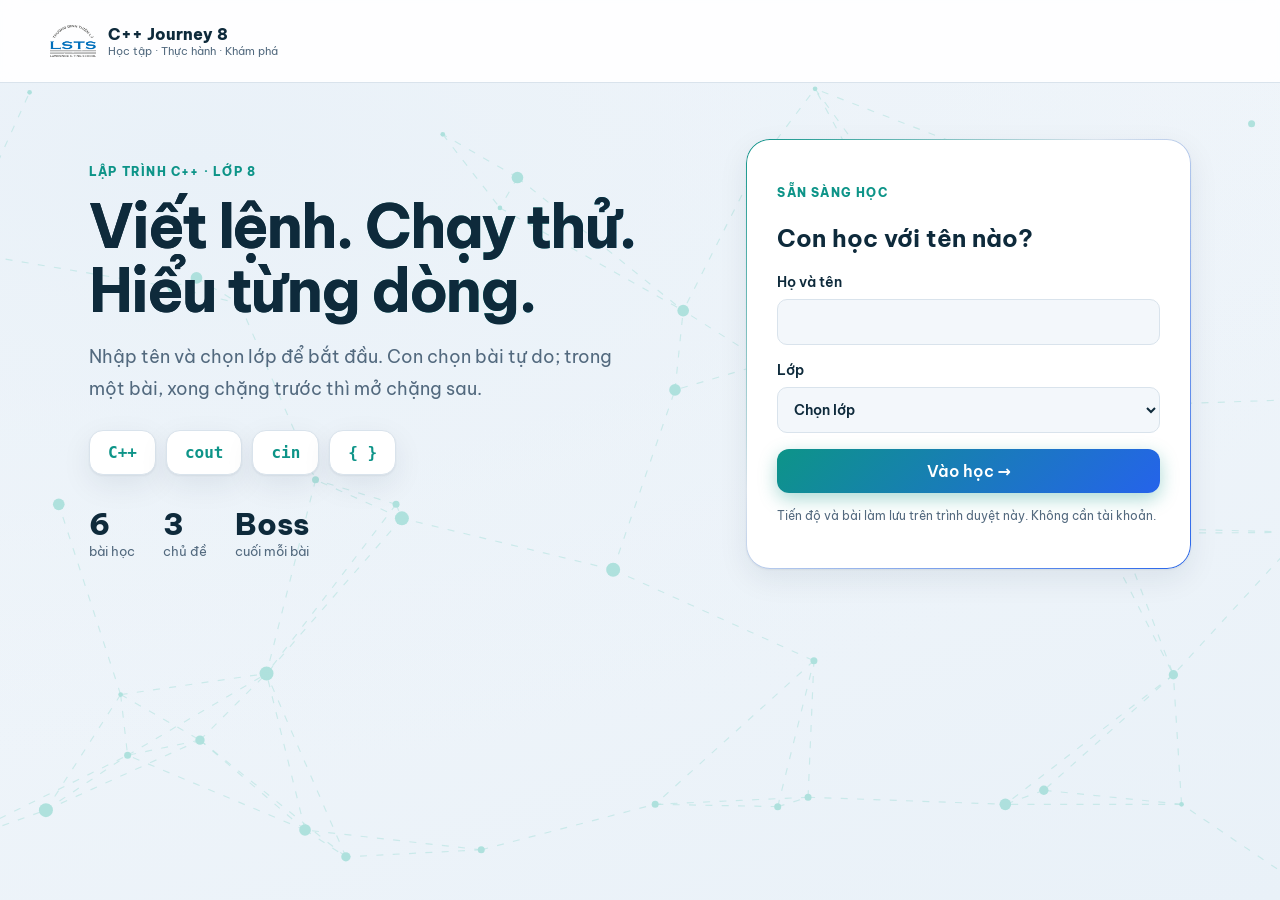
<file: index.html>
<!doctype html><html lang="vi"><head><meta charset="utf-8"><meta name="viewport" content="width=device-width,initial-scale=1"><meta name="theme-color" content="#5640a5"><title>C++ Journey 8</title><link rel="stylesheet" href="./shared/shell.css?v=20261111-workshop-feedback2"><link rel="stylesheet" href="./shared/lab.css?v=20261111-workshop-feedback2"><script src="./shared/lab-shell.js?v=20261111-workshop-feedback2"></script></head><body><div id="app"></div><script src="./course.js?v=20261111-workshop-feedback2"></script><script>window.STANDALONE={...COURSE_CONFIG,base:"./"};</script><script src="./shared/store.js?v=20261111-workshop-feedback2"></script><script src="./shared/shell.js?v=20261111-workshop-feedback2"></script></body></html>
</file>
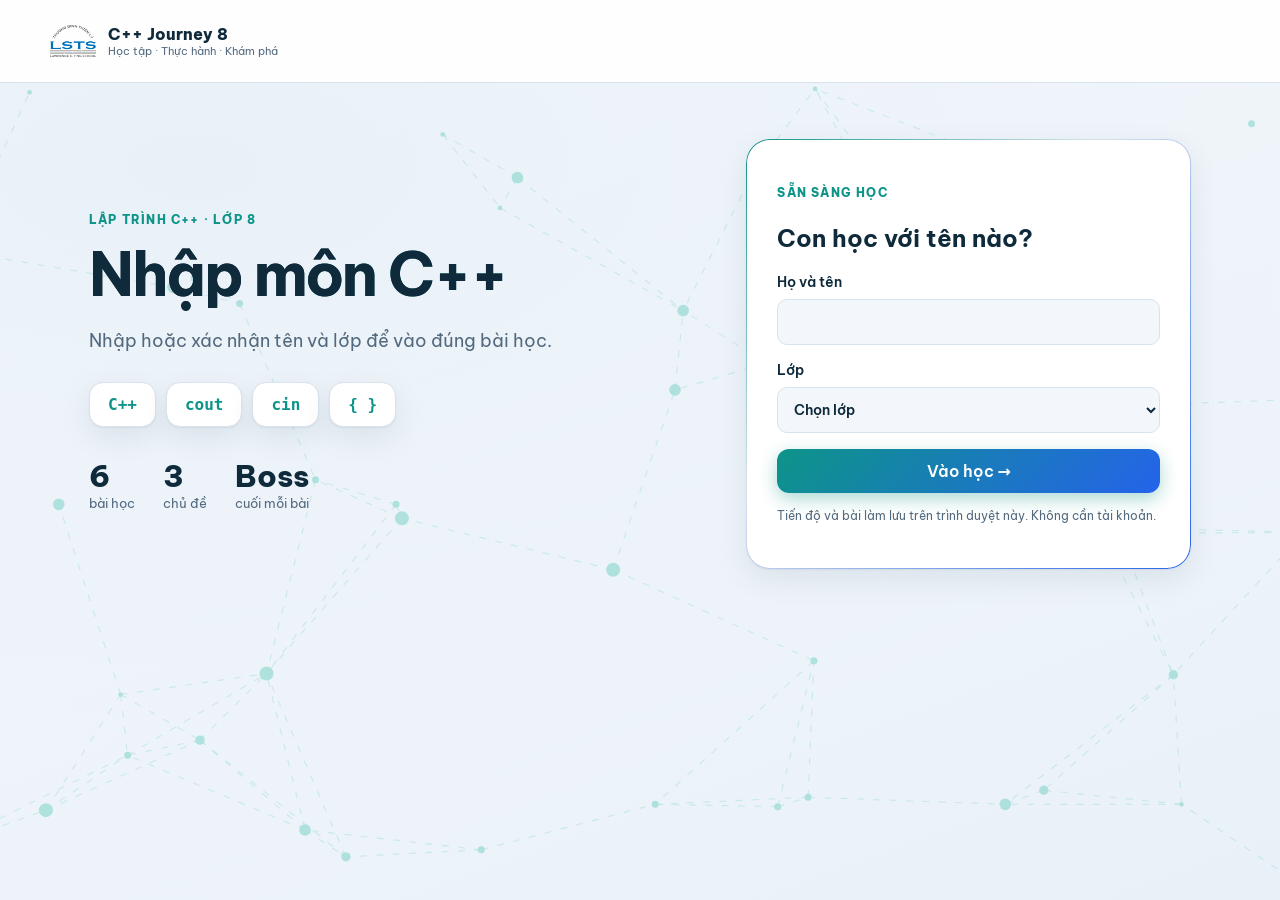
<file: bai01/index.html>
<!doctype html><html lang="vi"><head><meta charset="utf-8"><meta name="viewport" content="width=device-width,initial-scale=1"><meta name="theme-color" content="#5640a5"><title>C++ Journey 8</title><link rel="stylesheet" href="../shared/shell.css?v=20261111-workshop-feedback2"><link rel="stylesheet" href="../shared/lab.css?v=20261111-workshop-feedback2"><script src="../shared/lab-shell.js?v=20261111-workshop-feedback2"></script></head><body><div id="app"></div><script src="../course.js?v=20261111-workshop-feedback2"></script><script>window.STANDALONE={...COURSE_CONFIG,base:"../",entry:"bai01"};</script><script src="../shared/store.js?v=20261111-workshop-feedback2"></script><script src="../shared/shell.js?v=20261111-workshop-feedback2"></script></body></html>
</file>
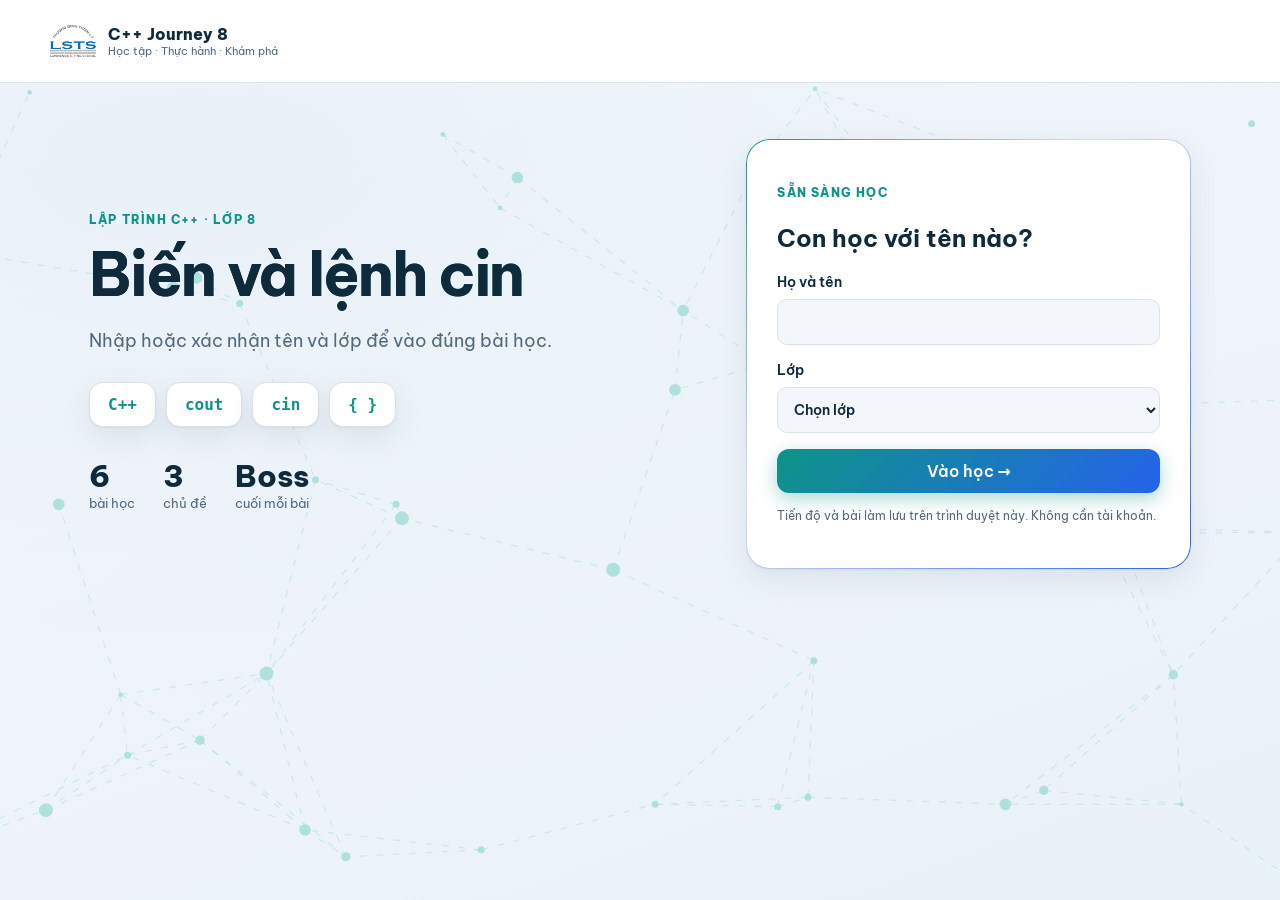
<file: bai02/index.html>
<!doctype html><html lang="vi"><head><meta charset="utf-8"><meta name="viewport" content="width=device-width,initial-scale=1"><meta name="theme-color" content="#5640a5"><title>C++ Journey 8</title><link rel="stylesheet" href="../shared/shell.css?v=20261111-workshop-feedback2"><link rel="stylesheet" href="../shared/lab.css?v=20261111-workshop-feedback2"><script src="../shared/lab-shell.js?v=20261111-workshop-feedback2"></script></head><body><div id="app"></div><script src="../course.js?v=20261111-workshop-feedback2"></script><script>window.STANDALONE={...COURSE_CONFIG,base:"../",entry:"bai02"};</script><script src="../shared/store.js?v=20261111-workshop-feedback2"></script><script src="../shared/shell.js?v=20261111-workshop-feedback2"></script></body></html>
</file>
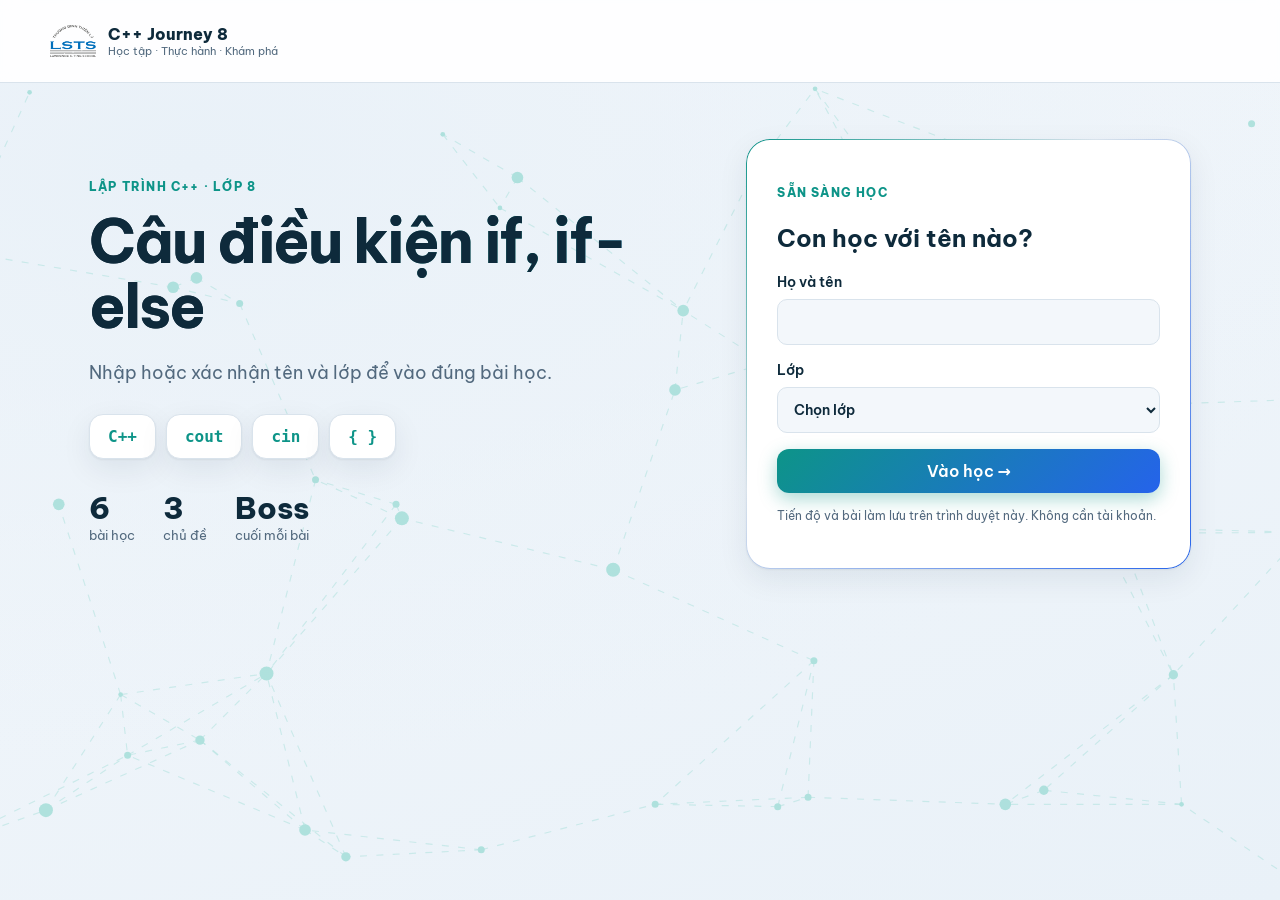
<file: bai03/index.html>
<!doctype html><html lang="vi"><head><meta charset="utf-8"><meta name="viewport" content="width=device-width,initial-scale=1"><meta name="theme-color" content="#5640a5"><title>C++ Journey 8</title><link rel="stylesheet" href="../shared/shell.css?v=20261111-workshop-feedback2"><link rel="stylesheet" href="../shared/lab.css?v=20261111-workshop-feedback2"><script src="../shared/lab-shell.js?v=20261111-workshop-feedback2"></script></head><body><div id="app"></div><script src="../course.js?v=20261111-workshop-feedback2"></script><script>window.STANDALONE={...COURSE_CONFIG,base:"../",entry:"bai03"};</script><script src="../shared/store.js?v=20261111-workshop-feedback2"></script><script src="../shared/shell.js?v=20261111-workshop-feedback2"></script></body></html>
</file>
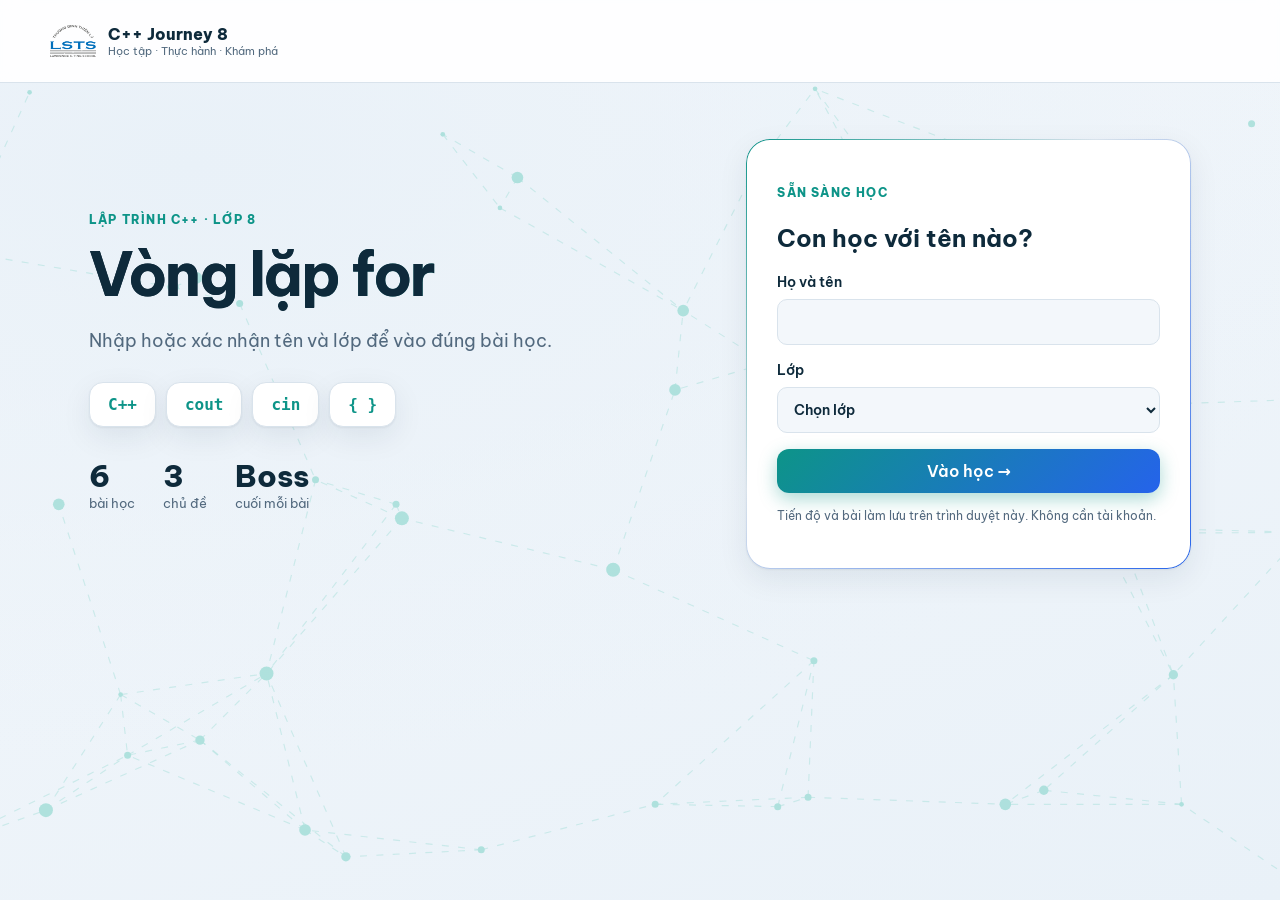
<file: bai04/index.html>
<!doctype html><html lang="vi"><head><meta charset="utf-8"><meta name="viewport" content="width=device-width,initial-scale=1"><meta name="theme-color" content="#5640a5"><title>C++ Journey 8</title><link rel="stylesheet" href="../shared/shell.css?v=20261111-workshop-feedback2"><link rel="stylesheet" href="../shared/lab.css?v=20261111-workshop-feedback2"><script src="../shared/lab-shell.js?v=20261111-workshop-feedback2"></script></head><body><div id="app"></div><script src="../course.js?v=20261111-workshop-feedback2"></script><script>window.STANDALONE={...COURSE_CONFIG,base:"../",entry:"bai04"};</script><script src="../shared/store.js?v=20261111-workshop-feedback2"></script><script src="../shared/shell.js?v=20261111-workshop-feedback2"></script></body></html>
</file>
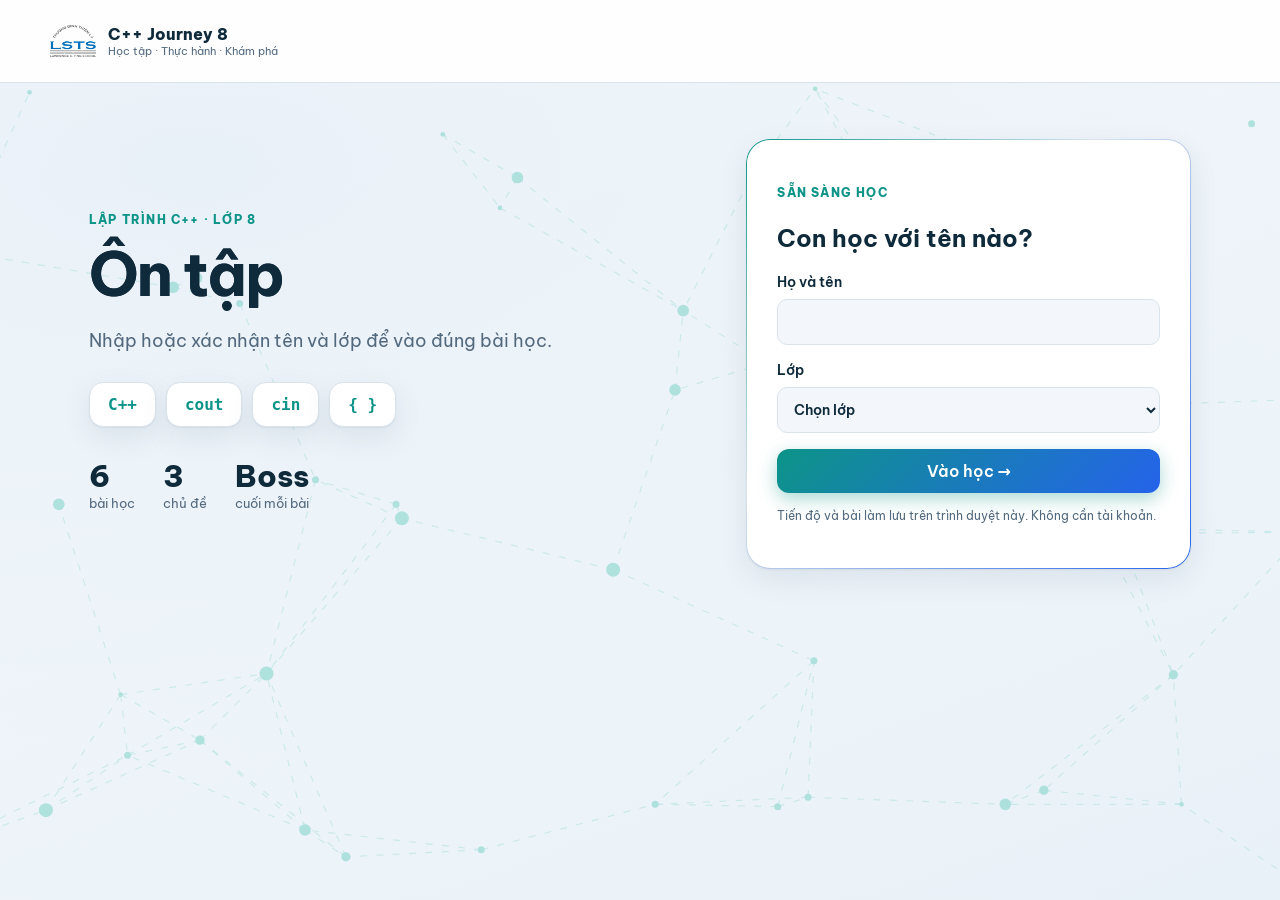
<file: bai05/index.html>
<!doctype html><html lang="vi"><head><meta charset="utf-8"><meta name="viewport" content="width=device-width,initial-scale=1"><meta name="theme-color" content="#5640a5"><title>C++ Journey 8</title><link rel="stylesheet" href="../shared/shell.css?v=20261111-workshop-feedback2"><link rel="stylesheet" href="../shared/lab.css?v=20261111-workshop-feedback2"><script src="../shared/lab-shell.js?v=20261111-workshop-feedback2"></script></head><body><div id="app"></div><script src="../course.js?v=20261111-workshop-feedback2"></script><script>window.STANDALONE={...COURSE_CONFIG,base:"../",entry:"bai05"};</script><script src="../shared/store.js?v=20261111-workshop-feedback2"></script><script src="../shared/shell.js?v=20261111-workshop-feedback2"></script></body></html>
</file>
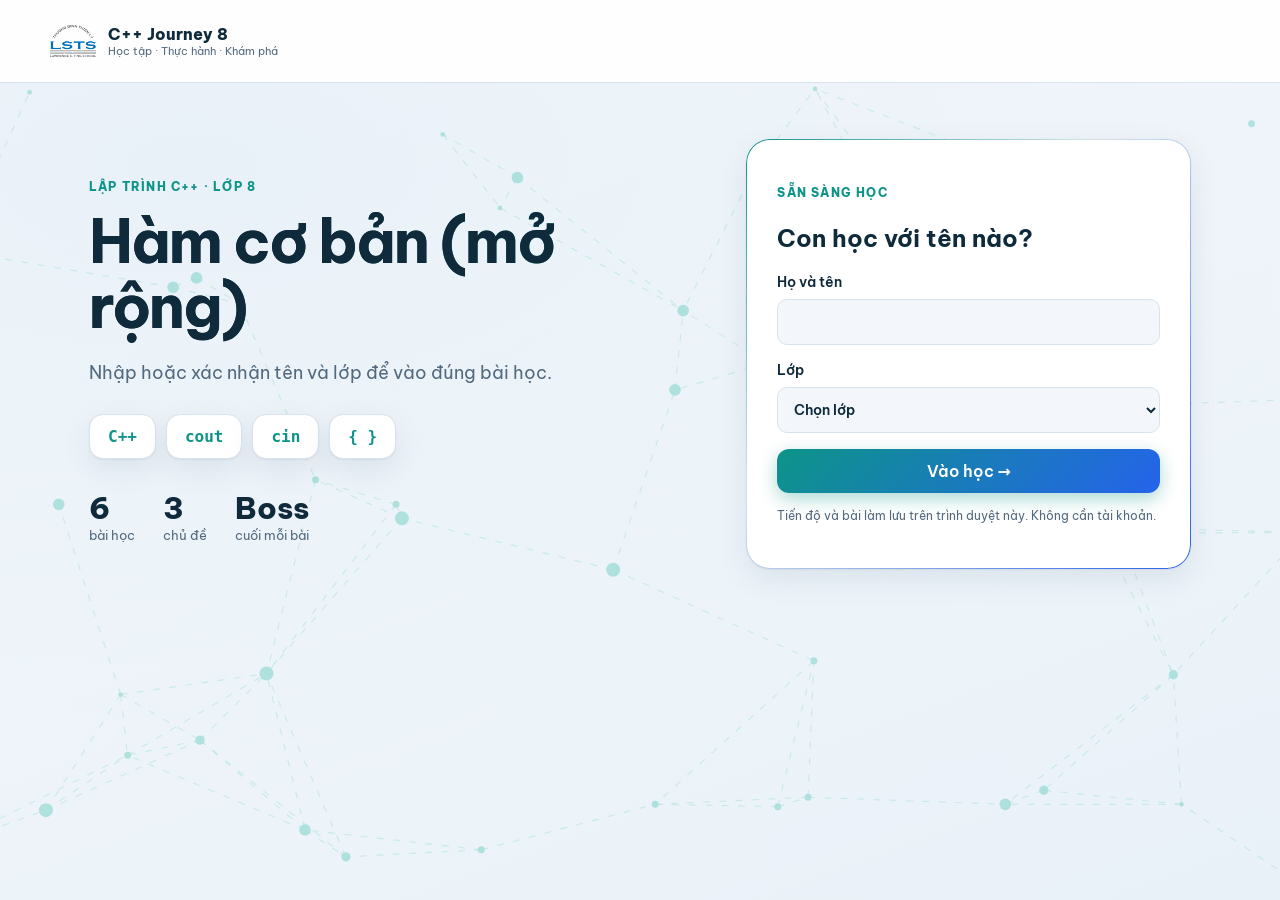
<file: bai06/index.html>
<!doctype html><html lang="vi"><head><meta charset="utf-8"><meta name="viewport" content="width=device-width,initial-scale=1"><meta name="theme-color" content="#5640a5"><title>C++ Journey 8</title><link rel="stylesheet" href="../shared/shell.css?v=20261111-workshop-feedback2"><link rel="stylesheet" href="../shared/lab.css?v=20261111-workshop-feedback2"><script src="../shared/lab-shell.js?v=20261111-workshop-feedback2"></script></head><body><div id="app"></div><script src="../course.js?v=20261111-workshop-feedback2"></script><script>window.STANDALONE={...COURSE_CONFIG,base:"../",entry:"bai06"};</script><script src="../shared/store.js?v=20261111-workshop-feedback2"></script><script src="../shared/shell.js?v=20261111-workshop-feedback2"></script></body></html>
</file>
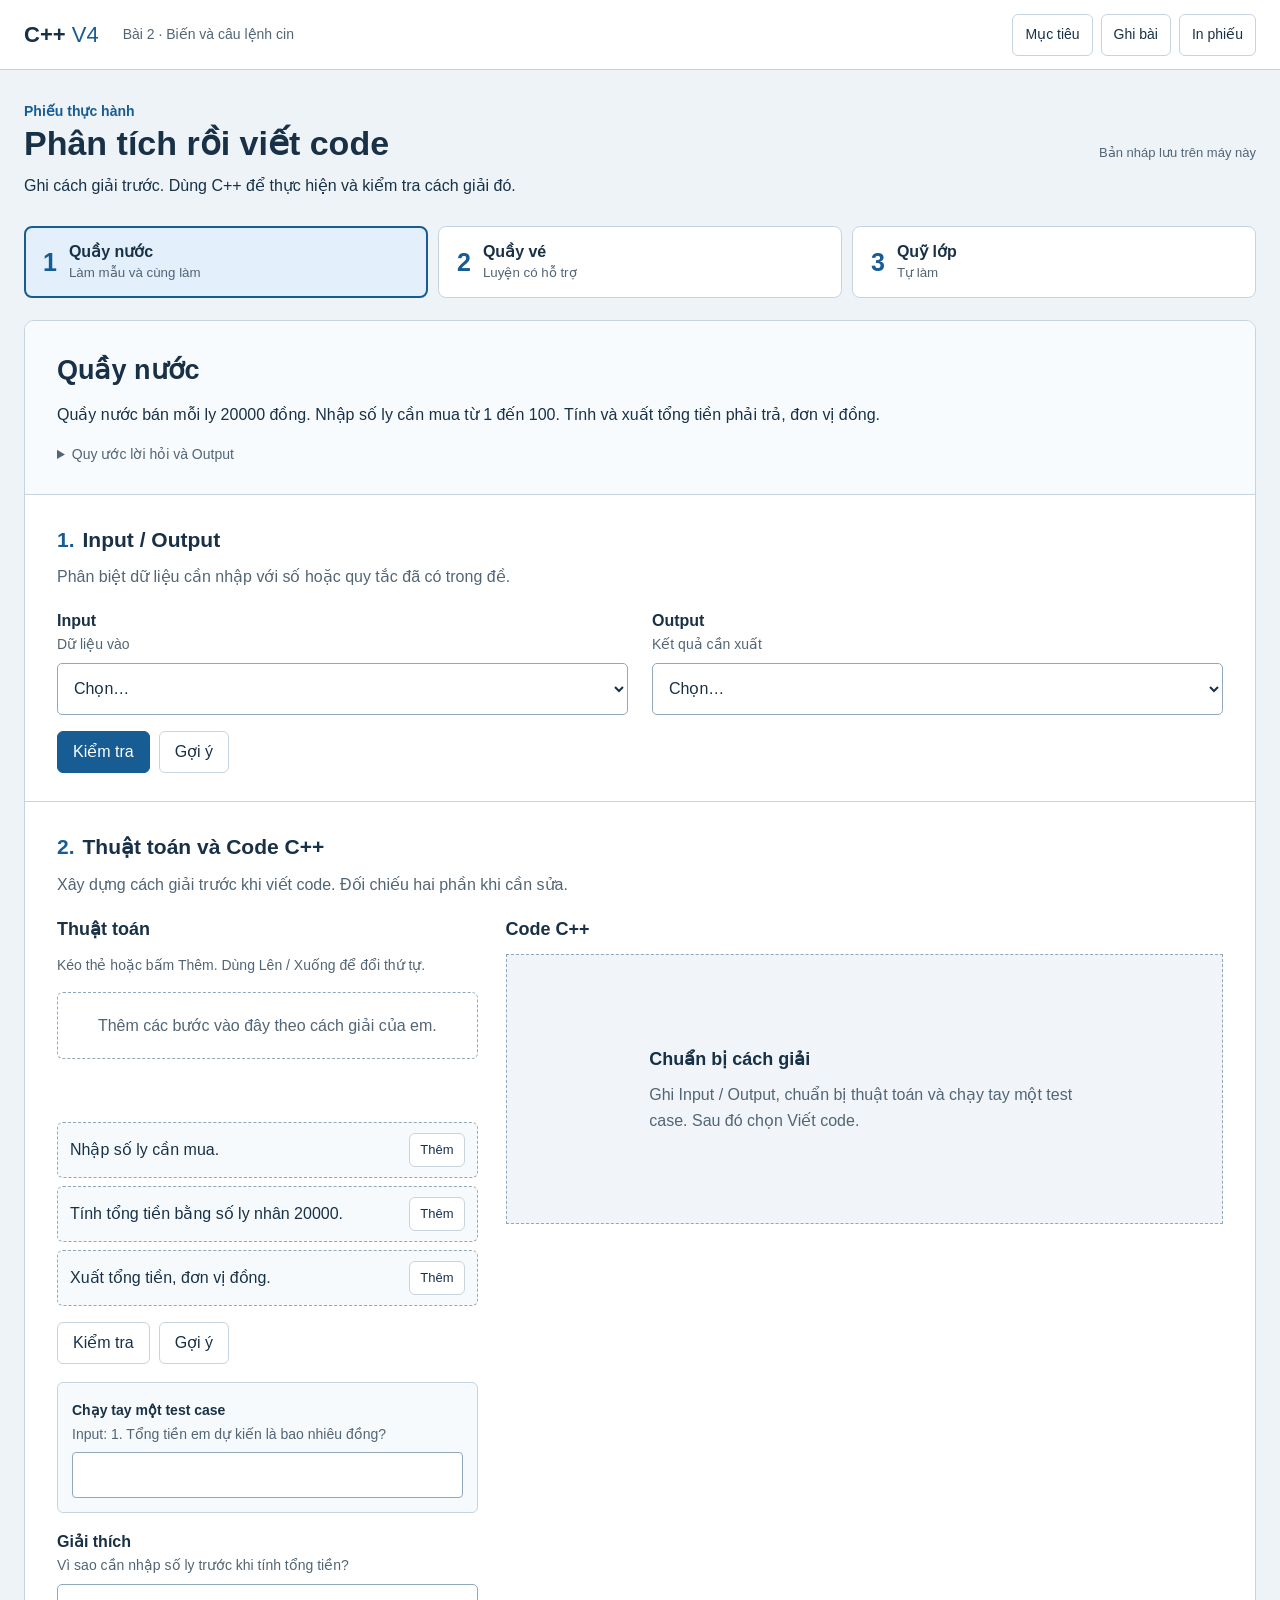
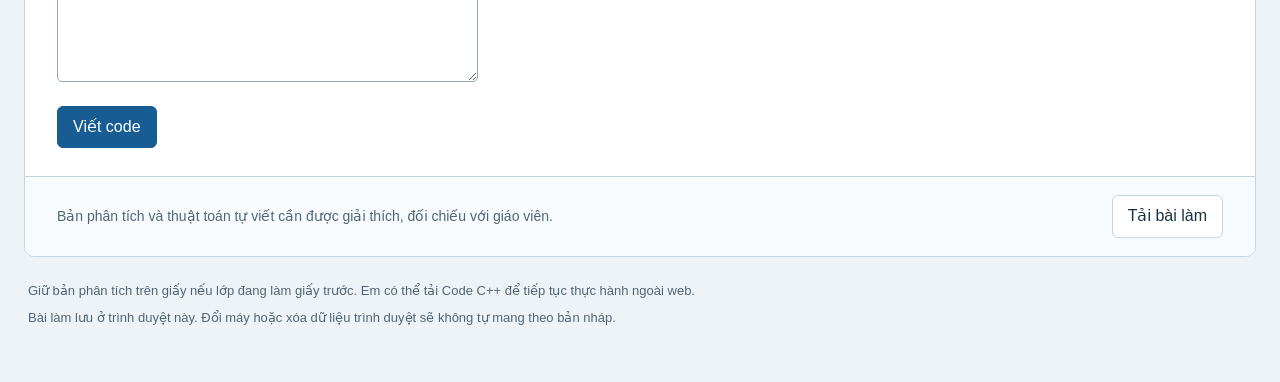
<file: v4/bai02/index.html>
<!doctype html>
<html lang="vi">
<head>
  <meta charset="utf-8">
  <meta name="viewport" content="width=device-width,initial-scale=1">
  <meta name="theme-color" content="#175c93">
  <title>Bài 2 · Biến và câu lệnh cin · C++ V4</title>
  <link rel="stylesheet" href="style.css?v=20261115-1">
  <script src="lesson-data.js?v=20261115-1" defer></script>
  <script src="../../runtime/cpp/engine/input-rules.js?v=20261115-1" defer></script>
  <script src="app.js?v=20261115-1" defer></script>
</head>
<body>
  <a class="skip" href="#worksheet">Đến phiếu thực hành</a>
  <header class="topbar">
    <a class="brand" href="./" aria-label="C++ V4 Bài 2">C++ <strong>V4</strong></a>
    <span class="top-title">Bài 2 · Biến và câu lệnh cin</span>
    <nav aria-label="Học liệu"><button id="objectives-toggle" type="button">Mục tiêu</button><button id="notes-toggle" type="button" aria-expanded="false" aria-controls="notes">Ghi bài</button><button id="print" type="button">In phiếu</button></nav>
  </header>
  <main>
    <div class="lesson-intro"><div><p class="lesson-label">Phiếu thực hành</p><h1>Phân tích rồi viết code</h1><p>Ghi cách giải trước. Dùng C++ để thực hiện và kiểm tra cách giải đó.</p></div><p id="save-status" class="save-status" role="status">Bản nháp lưu trên máy này</p></div>
    <nav id="task-nav" class="task-nav" aria-label="Chọn nhiệm vụ"></nav>
    <section id="objectives" class="objectives" hidden aria-labelledby="objectives-heading"><h2 id="objectives-heading">Mục tiêu bài học</h2><div id="objectives-body"></div><button id="objectives-close" type="button">Đóng mục tiêu</button></section>
    <section id="notes" class="notes" hidden aria-labelledby="notes-heading"><div class="section-heading"><div><p class="lesson-label">Tra đúng phần đang cần</p><h2 id="notes-heading">Ghi bài</h2></div><button id="notes-close" type="button">Đóng Ghi bài</button></div><p class="notes-intro">Mỗi mục có ý nghĩa, cú pháp, ví dụ và kết quả chụp trực tiếp trên Programiz. Đọc một mục rồi quay lại bài làm.</p><div id="notes-body"></div></section>
    <article id="worksheet" class="worksheet" aria-labelledby="task-title"></article>
    <footer><p>Giữ bản phân tích trên giấy nếu lớp đang làm giấy trước. Em có thể tải Code C++ để tiếp tục thực hành ngoài web.</p><p>Bài làm lưu ở trình duyệt này. Đổi máy hoặc xóa dữ liệu trình duyệt sẽ không tự mang theo bản nháp.</p></footer>
  </main>
  <script>if(location.protocol==='file:')addEventListener('DOMContentLoaded',()=>{document.getElementById('save-status').textContent='Để dùng Run, mở bằng địa chỉ web hoặc máy chủ cục bộ. Em vẫn có thể đọc và tải Code C++.';});</script>
</body>
</html>
</file>
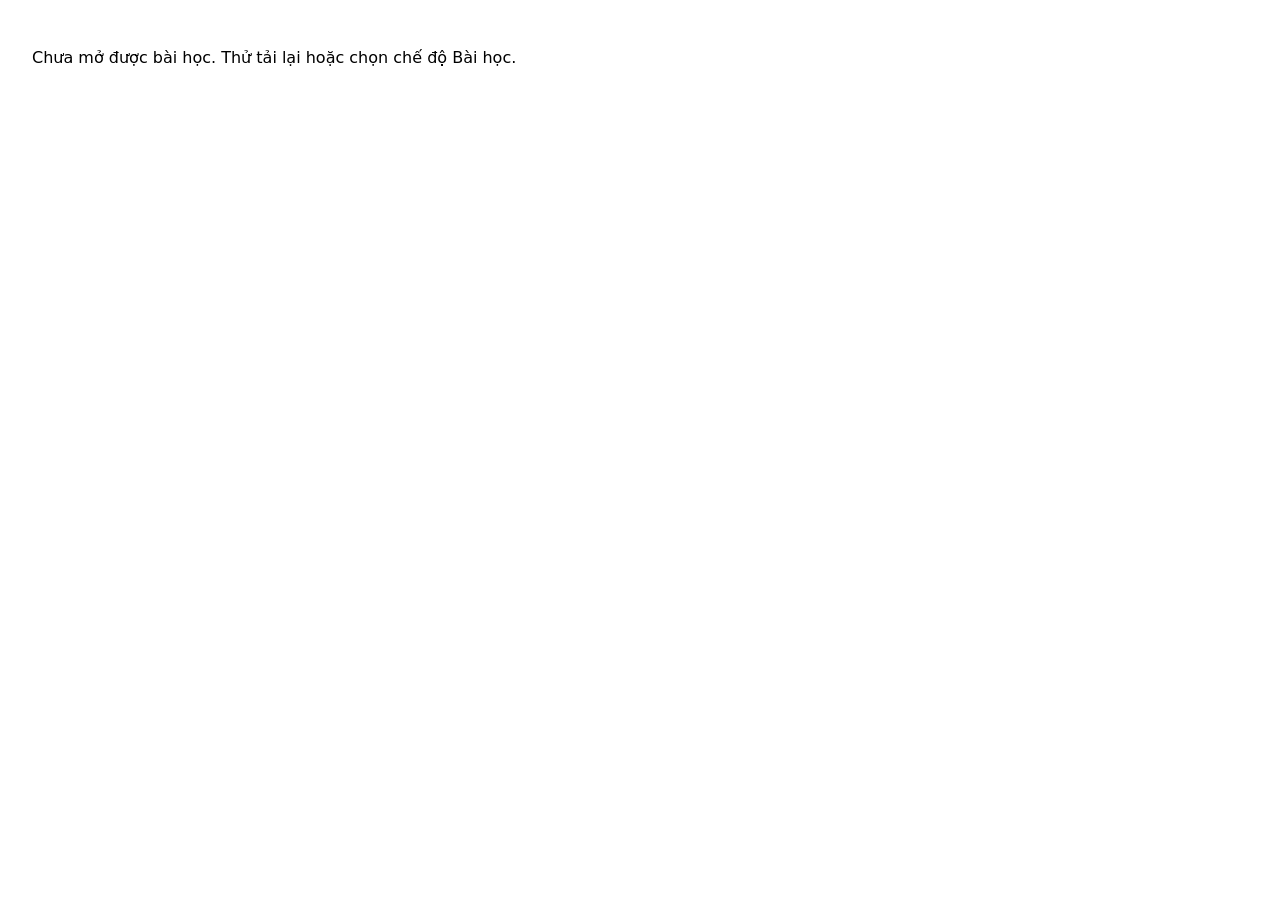
<file: runtime/lesson.html>
<!doctype html><html lang="vi"><head><meta charset="utf-8"><meta name="viewport" content="width=device-width,initial-scale=1"><title>Bài học</title></head><body><p>Đang mở bài…</p><script src="config.js?v=20261111-workshop-feedback2"></script><script src="store.js?v=20261111-workshop-feedback2"></script><script src="local-runtime.js?v=20261111-workshop-feedback2"></script><script src="boot.js?v=20261111-workshop-feedback2"></script></body></html>
</file>
<file: shared/shell.css>
@import url('https://fonts.googleapis.com/css2?family=Be+Vietnam+Pro:wght@400;500;600;700;800&display=swap');
:root{font-family:'Be Vietnam Pro',system-ui,sans-serif;color:#17324b;background:#f3f6fa;--accent:#087d78;--wash:#e8f5f2}*{box-sizing:border-box}body{margin:0}button,input,select{font:inherit}button,a{touch-action:manipulation}button{cursor:pointer}button:disabled{opacity:.6;cursor:wait}button:focus-visible,a:focus-visible,input:focus-visible,select:focus-visible{outline:3px solid #d97706;outline-offset:3px}a{color:var(--accent);text-decoration:none}button,.button{display:inline-flex;align-items:center;justify-content:center;gap:8px;border:1px solid #c9d7e3;background:white;color:#17324b;border-radius:10px;min-height:44px;padding:10px 15px;font-weight:600}.primary{background:var(--accent);color:#fff;border-color:var(--accent)}.brand{display:flex;align-items:center;gap:12px;font-weight:800}.brand img{width:46px;height:46px;object-fit:contain}.brand small{display:block;font-size:11px;font-weight:400;color:#52697e}.header{display:flex;justify-content:space-between;align-items:center;gap:16px;padding:18px max(22px,calc((100vw - 1180px)/2));background:#fff;border-bottom:1px solid #dae3eb}.actions{display:flex;align-items:center;gap:8px;flex-wrap:wrap}.container{max-width:1180px;padding:30px 22px 70px;margin:auto}h1{font-size:clamp(28px,4vw,44px);line-height:1.25;letter-spacing:-.04em}p{line-height:1.75;color:#52697e}.eyebrow{font-size:12px;letter-spacing:.1em;text-transform:uppercase;color:var(--accent);font-weight:800}.welcome{display:grid;grid-template-columns:1fr 1fr;gap:50px;align-items:center;max-width:1050px;min-height:70vh;margin:auto}.welcome h1{max-width:530px}.intro-symbols{display:flex;gap:12px;margin-top:30px}.intro-symbols span{display:grid;place-items:center;padding:18px;border-radius:14px;background:var(--wash);color:var(--accent);font-weight:800}.panel{background:white;border:1px solid #d8e2eb;border-radius:20px;padding:28px}.field{display:block;margin:16px 0;font-size:14px;font-weight:600}.field input,.field select{display:block;width:100%;min-height:46px;margin-top:8px;border:1px solid #99adc0;background:white;padding:10px 12px;border-radius:9px;color:#17324b}.hint{font-size:12px}.notice{border:1px solid #b9dacf;background:var(--wash);border-radius:14px;padding:16px 20px;margin:20px 0;font-size:14px;line-height:1.6}.error{background:#fff0ed;color:#9f3028;padding:12px;border-radius:10px}.grid{display:grid;grid-template-columns:repeat(auto-fill,minmax(300px,1fr));gap:18px}.card{display:flex;flex-direction:column;gap:10px;padding:23px;background:white;border:1px solid #d8e2eb;border-radius:18px;color:#17324b}.card:hover{border-color:var(--accent);box-shadow:0 8px 25px #17324b0d}.card h2{font-size:19px;margin:4px 0;line-height:1.45}.card p{font-size:13px;margin:0}.card-bottom{border-top:1px solid #d8e2eb;padding-top:14px;display:flex;justify-content:space-between;font-size:13px}.stats{display:flex;gap:20px;flex-wrap:wrap;margin:20px 0}.stats div{padding:16px 25px;background:white;border:1px solid #d8e2eb;border-radius:14px}.stats b{font-size:26px}.stats small{display:block;color:#52697e}.bar{height:50px;display:flex;align-items:center;justify-content:space-between;gap:8px;background:white;border-bottom:1px solid #d8e2eb;padding:3px 10px}.bar button{padding:5px 9px;font-size:12px}.bar .title{font-size:12px;max-width:44%;white-space:nowrap;overflow:hidden;text-overflow:ellipsis}.bar .status{font-size:11px;color:#52697e}.frame{width:100%;height:calc(100dvh - 50px);display:block;border:0}.tools{position:fixed;top:54px;right:10px;width:min(350px,calc(100vw - 20px));z-index:100;background:white;padding:18px;border:1px solid #c9d7e3;border-radius:14px;box-shadow:0 15px 40px #17324b25}.tools button{width:100%;margin:4px 0;justify-content:flex-start}.tools p{font-size:12px}.footer{padding:25px;text-align:center;font-size:12px;color:#52697e}dialog{border:1px solid #c9d7e3;border-radius:18px;max-width:560px;width:calc(100vw - 30px);padding:25px;max-height:90dvh}dialog::backdrop{background:#112d4266}.hidden{display:none!important}.lesson-page{overflow:hidden}@media(max-width:650px){.welcome{grid-template-columns:1fr;gap:18px;min-height:0}.welcome h1{font-size:29px}.intro-symbols{display:none}.container{padding:24px 16px}.panel{padding:22px}.header{padding:13px 16px}.header .brand{font-size:14px}.grid{grid-template-columns:1fr}.bar .title{display:none}.bar .status{max-width:110px;overflow:hidden;white-space:nowrap;text-overflow:ellipsis}.bar .actions{gap:5px}.stats{gap:8px}.stats div{flex:1;padding:12px}.footer{font-size:11px}}@media(prefers-reduced-motion:reduce){*{scroll-behavior:auto!important;animation:none!important;transition:none!important}}

.bar .actions{flex-wrap:nowrap;flex-shrink:0}.bar button{white-space:nowrap}.bar #back{flex-shrink:0}@media(max-width:650px){.bar .status{display:none}.bar{justify-content:space-between}.bar .actions{gap:6px}}

.resume{display:flex;align-items:center;justify-content:space-between;gap:16px;background:var(--wash);border:1px solid #bdd4d6;border-radius:18px;padding:20px}.resume h2{margin:8px 0;font-size:22px}.resume p{margin:0;font-size:13px}.course-filters{display:grid;grid-template-columns:2fr 1.5fr 1fr 1fr;gap:12px;margin-top:25px}.course-filters label{font-size:12px;font-weight:700}.course-filters input,.course-filters select{display:block;width:100%;font:inherit;min-height:44px;margin-top:7px;padding:10px;border:1px solid #b0c4d2;border-radius:9px;background:white}.card[hidden]{display:none!important}@media(max-width:700px){.course-filters{grid-template-columns:1fr 1fr}.resume{align-items:flex-start;flex-direction:column}.resume .button{width:100%}}

.world-page .bar{display:none}.world-page .frame{height:100dvh}.hope-choice{margin:12px 0}.hope-toggle{font:inherit;padding:10px 12px;border:1px solid #d1aa4d;border-radius:10px;background:#fff6d9;color:#765117;min-height:44px}
</file>
<file: shared/lab.css>
/* Giao diện "lab" (11/10/2026) — trang vào, trang khoá, thanh bài học. Bật bằng html[data-ui=lab].
 * Màu theo khoá: html[data-course=ml-level1] (Data Lab, sáng) · html[data-course=dl-11] (Deep Lab, tối). */
html[data-ui=lab]{
  --lab-bg:#F3F7FB;--lab-bg2:#E9F1F8;--lab-ink:#0E2A3B;--lab-muted:#52697E;--lab-card:#FFFFFF;--lab-line:#D9E3EC;
  --lab-a1:#0D9488;--lab-a2:#2563EB;--lab-a3:#F59E0B;--lab-hero1:#0B3B4A;--lab-hero2:#0E7C74;--lab-glow:rgba(13,148,136,.35);
  --lab-net:#7DD3C7;--lab-chip:#E3F4F1;--lab-chip-ink:#0B6B64;--lab-shadow:0 1px 2px rgba(14,42,59,.06),0 10px 30px rgba(14,42,59,.08);
  --accent:var(--lab-a1);--wash:var(--lab-chip);
}
/* Python, SQL, C++ (12/10/2026): sáng như Data Lab, giữ màu nhận diện cũ của từng khoá. */
html[data-ui=lab][data-course=python-10]{
  --lab-a1:#1166A5;--lab-a2:#F59E0B;--lab-a3:#0D9488;--lab-hero1:#0B2E4F;--lab-hero2:#1166A5;--lab-glow:rgba(17,102,165,.32);
  --lab-net:#93C5FD;--lab-chip:#EAF5FF;--lab-chip-ink:#0B4F82;
}
html[data-ui=lab][data-course=sql-11]{
  --lab-a1:#087D78;--lab-a2:#2563EB;--lab-a3:#F59E0B;--lab-hero1:#0A3B39;--lab-hero2:#087D78;--lab-glow:rgba(8,125,120,.32);
  --lab-net:#86D9C9;--lab-chip:#E7F6F0;--lab-chip-ink:#06605C;
}
html[data-ui=lab][data-course=cpp-8-v2]{
  --lab-a1:#5640A5;--lab-a2:#F59E0B;--lab-a3:#EC4899;--lab-hero1:#241A4F;--lab-hero2:#5640A5;--lab-glow:rgba(86,64,165,.32);
  --lab-net:#C4B5FD;--lab-chip:#F1EDFF;--lab-chip-ink:#43308A;
}
html[data-ui=lab][data-course=dl-11]{
  --lab-bg:#0A0F1F;--lab-bg2:#0F1630;--lab-ink:#E8EBF8;--lab-muted:#A2ABCF;--lab-card:#121A35;--lab-line:#28335E;
  --lab-a1:#8B5CF6;--lab-a2:#22D3EE;--lab-a3:#F472B6;--lab-hero1:#1E1B4B;--lab-hero2:#4C1D95;--lab-glow:rgba(139,92,246,.45);
  --lab-net:#A78BFA;--lab-chip:#1E2450;--lab-chip-ink:#C4B5FD;--lab-shadow:0 1px 2px rgba(0,0,0,.4),0 14px 40px rgba(0,0,0,.45);
  color-scheme:dark;
}
html[data-ui=lab],html[data-ui=lab] body{background:var(--lab-bg);color:var(--lab-ink)}
html[data-ui=lab] p{color:var(--lab-muted)}
html[data-ui=lab] h1,html[data-ui=lab] h2{color:var(--lab-ink)}
html[data-ui=lab] .eyebrow{color:var(--lab-a1)}
html[data-ui=lab][data-course=dl-11] .eyebrow{color:var(--lab-a2)}
html[data-ui=lab] button,html[data-ui=lab] .button{background:var(--lab-card);color:var(--lab-ink);border-color:var(--lab-line);border-radius:12px;transition:transform .15s,box-shadow .15s,border-color .15s}
html[data-ui=lab] button:hover,html[data-ui=lab] .button:hover{border-color:var(--lab-a1);box-shadow:0 0 0 3px var(--lab-glow)}
html[data-ui=lab] .primary{background:linear-gradient(135deg,var(--lab-a1),var(--lab-a2));color:#fff;border:0;box-shadow:0 6px 18px var(--lab-glow)}
html[data-ui=lab] .primary:hover{transform:translateY(-1px)}
html[data-ui=lab] .field input,html[data-ui=lab] .field select,html[data-ui=lab] .course-filters input,html[data-ui=lab] .course-filters select{background:var(--lab-bg);color:var(--lab-ink);border-color:var(--lab-line);border-radius:10px}
html[data-ui=lab] .field input:focus,html[data-ui=lab] .field select:focus{border-color:var(--lab-a1);box-shadow:0 0 0 3px var(--lab-glow);outline:0}

/* ---------------- đầu trang */
html[data-ui=lab] .header.lab-header{background:color-mix(in srgb,var(--lab-card) 86%,transparent);backdrop-filter:blur(10px);border-bottom:1px solid var(--lab-line);position:sticky;top:0;z-index:20}
html[data-ui=lab] .brand{color:var(--lab-ink)}
html[data-ui=lab] .brand small{color:var(--lab-muted)}
html[data-ui=lab][data-course=dl-11] .brand img{filter:brightness(0) invert(1)}
html[data-ui=lab] .lab-chip{background:var(--lab-chip);color:var(--lab-chip-ink);border-color:transparent;border-radius:999px}

/* ---------------- nền mạng động */
.lab-net{position:absolute;inset:0;width:100%;height:100%;pointer-events:none;opacity:.55}
.lab-net line{stroke:var(--lab-net);stroke-width:1;stroke-dasharray:6 8;animation:lab-flow 6s linear infinite;opacity:.55}
.lab-net circle{fill:var(--lab-net);animation:lab-pulse 3.2s ease-in-out infinite}
@keyframes lab-flow{to{stroke-dashoffset:-140}}
@keyframes lab-pulse{0%,100%{opacity:.35}50%{opacity:1}}

/* ---------------- trang vào */
.lab-gate{position:relative;min-height:calc(100dvh - 83px);overflow:hidden;background:radial-gradient(1200px 600px at 15% 10%,var(--lab-bg2),transparent),linear-gradient(160deg,var(--lab-bg),var(--lab-bg2))}
.lab-gate-inner{position:relative;max-width:1150px;margin:auto;padding:56px 24px 64px;display:grid;grid-template-columns:1.15fr .85fr;gap:56px;align-items:center}
.lab-gate-text h1{font-size:clamp(34px,5vw,60px);line-height:1.08;letter-spacing:-.035em;margin:10px 0 18px;max-width:640px;
  background:linear-gradient(120deg,var(--lab-ink) 30%,var(--lab-a1) 70%,var(--lab-a2));-webkit-background-clip:text;background-clip:text;color:transparent}
.lab-lead{font-size:18px;max-width:560px}
html[data-ui=lab] .intro-symbols{display:flex;gap:10px;flex-wrap:wrap;margin-top:26px}
html[data-ui=lab] .intro-symbols span{padding:12px 18px;border-radius:14px;background:var(--lab-card);color:var(--lab-a1);border:1px solid var(--lab-line);box-shadow:var(--lab-shadow);font-weight:800;font-family:"JetBrains Mono",Consolas,monospace}
html[data-ui=lab][data-course=dl-11] .intro-symbols span{color:var(--lab-a2);box-shadow:0 0 18px var(--lab-glow)}
.lab-facts{display:flex;gap:28px;margin:30px 0 0;padding:0}
.lab-facts div{margin:0}.lab-facts dt{font-size:30px;font-weight:800;color:var(--lab-ink)}.lab-facts dd{margin:0;font-size:13px;color:var(--lab-muted)}
html[data-ui=lab] .panel.lab-panel{background:var(--lab-card);border:1px solid var(--lab-line);border-radius:24px;box-shadow:var(--lab-shadow);padding:30px;position:relative}
html[data-ui=lab] .panel.lab-panel::before{content:"";position:absolute;inset:-1px;border-radius:24px;padding:1px;background:linear-gradient(135deg,var(--lab-a1),transparent 40%,var(--lab-a2));-webkit-mask:linear-gradient(#000 0 0) content-box,linear-gradient(#000 0 0);-webkit-mask-composite:xor;mask-composite:exclude;pointer-events:none}

/* ---------------- trang khoá */
.lab-home{max-width:1200px}
.lab-hero{position:relative;overflow:hidden;display:grid;grid-template-columns:1fr auto;gap:30px;align-items:center;padding:36px 38px;border-radius:28px;
  background:linear-gradient(135deg,var(--lab-hero1),var(--lab-hero2));color:#fff;box-shadow:var(--lab-shadow)}
.lab-hero .lab-net{opacity:.35}
.lab-hero-text{position:relative}
.lab-hero h1{color:#fff!important;margin:6px 0 10px;font-size:clamp(28px,4vw,46px)}
.lab-hero p{color:rgba(255,255,255,.82)!important;max-width:620px}
.lab-hero .eyebrow{color:rgba(255,255,255,.75)!important}
.lab-hero .actions button{background:rgba(255,255,255,.12);color:#fff;border-color:rgba(255,255,255,.3)}
.lab-hero-stats{position:relative;display:flex;align-items:center;gap:22px}
.lab-hero .stats{flex-direction:column;gap:10px;margin:0}
.lab-hero .stats div{background:rgba(255,255,255,.1);border:1px solid rgba(255,255,255,.22);color:#fff;padding:10px 16px;border-radius:14px}
.lab-hero .stats small{color:rgba(255,255,255,.75)}
.lab-ring{position:relative;width:136px;height:136px}
.lab-ring svg{width:100%;height:100%;transform:rotate(-90deg)}
.lab-ring circle{fill:none;stroke-width:12}
.lab-ring-bg{stroke:rgba(255,255,255,.18)}
.lab-ring-fg{stroke:url(#none);stroke:#fff;stroke-linecap:round;transition:stroke-dasharray .8s}
.lab-ring-text{position:absolute;inset:0;display:grid;place-content:center;text-align:center;color:#fff}
.lab-ring-text b{font-size:30px;line-height:1}.lab-ring-text small{font-size:15px;opacity:.75}.lab-ring-text span{font-size:12px;opacity:.8}
html[data-ui=lab] .resume.lab-resume{margin-top:22px;background:var(--lab-card);border:1px solid var(--lab-line);border-radius:20px;padding:16px;box-shadow:var(--lab-shadow);display:flex;align-items:center;gap:18px}
.lab-resume-img{width:150px;height:92px;flex-shrink:0;border-radius:14px;background:var(--lab-bg2) center/cover no-repeat;border:1px solid var(--lab-line)}
.lab-resume-text{flex:1}.lab-resume-text h2{margin:4px 0;font-size:21px}
html[data-ui=lab] .notice.lab-notice{background:transparent;border:0;padding:6px 2px;margin:12px 0 0;color:var(--lab-muted);font-size:13px}
.lab-filters{margin:18px 0 6px;background:var(--lab-card);border:1px solid var(--lab-line);border-radius:16px;padding:10px 16px}
.lab-filters summary{cursor:pointer;font-weight:700;padding:6px 0;color:var(--lab-ink)}
.lab-filters .course-filters{margin:10px 0 6px}
html[data-ui=lab] .course-filters label{color:var(--lab-muted)}

.lab-journey{position:relative;margin-top:10px;padding-left:28px}
.lab-journey::before{content:"";position:absolute;left:13px;top:20px;bottom:20px;width:3px;border-radius:3px;background:linear-gradient(var(--lab-a1),var(--lab-a2),var(--lab-a3))}
.lab-module{position:relative;margin:26px 0 8px}
.lab-module-head{display:flex;align-items:center;gap:14px;margin:0 0 14px}
.lab-module-head h2{margin:0;font-size:22px}
.lab-module-head .eyebrow{margin:0}
.lab-module-no{position:absolute;left:-28px;width:30px;height:30px;border-radius:50%;display:grid;place-items:center;font-weight:800;font-size:14px;color:#fff;
  background:linear-gradient(135deg,var(--lab-a1),var(--lab-a2));box-shadow:0 0 0 5px var(--lab-bg),0 0 16px var(--lab-glow)}
.lab-module-progress{margin-left:auto;display:flex;align-items:center;gap:10px;font-size:13px;color:var(--lab-muted);min-width:170px}
.lab-module-progress i{flex:1;height:8px;border-radius:8px;background:var(--lab-line);position:relative;overflow:hidden}
.lab-module-progress i::after{content:"";position:absolute;inset:0;width:calc(var(--p)*100%);background:linear-gradient(90deg,var(--lab-a1),var(--lab-a2));border-radius:8px}
.grid.lab-grid{grid-template-columns:repeat(auto-fill,minmax(260px,1fr));gap:16px}
html[data-ui=lab] .card.lab-card{padding:0;overflow:hidden;gap:0;background:var(--lab-card);border:1px solid var(--lab-line);border-radius:20px;color:var(--lab-ink);transition:transform .18s,box-shadow .18s,border-color .18s}
html[data-ui=lab] .card.lab-card:hover{transform:translateY(-4px);border-color:var(--lab-a1);box-shadow:0 14px 34px var(--lab-glow)}
.lab-cover{position:relative;height:130px;background:var(--lab-bg2) center/cover no-repeat;border-bottom:1px solid var(--lab-line)}
.lab-cover::after{content:"";position:absolute;inset:0;background:linear-gradient(180deg,transparent 45%,rgba(0,0,0,.28))}
.lab-cover-empty{background:linear-gradient(135deg,var(--lab-hero1),var(--lab-hero2))}
.lab-cover-icon{position:absolute;inset:0;display:grid;place-items:center;font-size:44px;color:rgba(255,255,255,.75)}
.lab-num{position:absolute;left:12px;bottom:10px;z-index:1;min-width:38px;height:38px;padding:0 8px;border-radius:12px;display:grid;place-items:center;font-weight:800;font-size:17px;color:#fff;background:rgba(0,0,0,.45);backdrop-filter:blur(4px)}
.lab-kind{position:absolute;right:10px;top:10px;z-index:1;font-size:11px;font-weight:800;letter-spacing:.05em;text-transform:uppercase;padding:5px 9px;border-radius:999px;color:#fff;background:var(--lab-a2)}
.lab-kind-activity{background:var(--lab-a3);color:#1f1300}
.lab-card-body{padding:14px 16px 14px;display:flex;flex-direction:column;gap:6px;flex:1}
html[data-ui=lab] .lab-card h2{font-size:17px;margin:0;line-height:1.4}
html[data-ui=lab] .lab-card .card-bottom{margin-top:auto;border-top:1px solid var(--lab-line)}
.lab-state.is-done{color:#16A34A;font-weight:700}.lab-state.is-started{color:var(--lab-a3);font-weight:700}
html[data-ui=lab] .footer{color:var(--lab-muted)}

/* ---------------- thanh bài học (trong khung) */
html[data-ui=lab] .bar{background:linear-gradient(90deg,var(--lab-hero1),var(--lab-hero2));border:0;color:#fff}
html[data-ui=lab] .bar .title{color:#fff;font-weight:700;font-size:13px}
html[data-ui=lab] .bar .status{color:rgba(255,255,255,.75)}
html[data-ui=lab] .bar button{background:rgba(255,255,255,.12);color:#fff;border-color:rgba(255,255,255,.28)}
html[data-ui=lab] .tools{background:var(--lab-card);color:var(--lab-ink);border-color:var(--lab-line)}
html[data-ui=lab] dialog{background:var(--lab-card);color:var(--lab-ink);border-color:var(--lab-line)}

@media(max-width:820px){
  .lab-gate-inner{grid-template-columns:1fr;gap:26px;padding:28px 16px 40px}
  .lab-gate-text h1{font-size:34px}
  .lab-hero{grid-template-columns:1fr;padding:24px 20px}
  .lab-hero-stats{justify-content:flex-start}
  .lab-ring{width:110px;height:110px}
  .lab-journey{padding-left:22px}
  .lab-module-no{left:-22px;width:26px;height:26px;font-size:12px}
  .lab-journey::before{left:10px}
  .lab-module-head{flex-wrap:wrap}
  .lab-module-progress{margin-left:0;min-width:100%}
  .lab-resume-img{display:none}
  html[data-ui=lab] .resume.lab-resume{flex-direction:column;align-items:stretch}
}
@media(prefers-reduced-motion:reduce){.lab-net line,.lab-net circle{animation:none!important}}
/* trang bài: tiêu đề đã có trong đầu bài (iframe) nên ẩn ở thanh ngoài */
html[data-ui=lab] .lesson-page .bar .title{visibility:hidden}
</file>
<file: v4/bai02/style.css>
:root{font-family:"Segoe UI",Arial,sans-serif;color:#183146;background:#eef3f8;line-height:1.6;font-size:16px;--blue:#175c93;--line:#c6d4e0;--muted:#526575;--green:#176b45;--red:#a1243e}
*{box-sizing:border-box}body{margin:0}button,input,textarea,select{font:inherit}button{cursor:pointer;border:1px solid var(--line);background:white;color:#183146;padding:9px 15px;border-radius:6px;line-height:1.4;min-height:42px}button:hover{background:#e9f1fa;border-color:var(--blue)}button:disabled{cursor:default;opacity:.55}button:focus-visible,a:focus-visible,input:focus-visible,select:focus-visible,textarea:focus-visible{outline:3px solid #eaaf28;outline-offset:3px}button.primary{background:var(--blue);color:white;border-color:var(--blue)}button.primary:hover{background:#104b7b}a{color:var(--blue)}[hidden]{display:none!important}.skip{position:fixed;top:-100px;left:12px;z-index:100;background:white;padding:12px}.skip:focus{top:8px}
.topbar{position:sticky;top:0;z-index:20;display:flex;gap:24px;align-items:center;min-height:70px;padding:12px max(24px,calc((100vw - 1360px)/2));background:#fff;border-bottom:1px solid var(--line)}.brand{text-decoration:none;color:#15324a;white-space:nowrap;font-weight:800;font-size:22px}.brand strong{display:inline-block;color:var(--blue);font-weight:500}.top-title{font-size:14px;color:var(--muted)}.topbar nav{margin-left:auto;display:flex;gap:8px}.topbar nav button{font-size:14px;padding:8px 12px}main{max-width:1408px;margin:auto;padding:30px 24px}.lesson-intro{display:flex;align-items:center;gap:24px;margin-bottom:28px}.lesson-intro h1{margin:0;font-size:34px;line-height:1.25}.lesson-intro p{margin:8px 0 0}.lesson-label{color:var(--blue);font-weight:650;font-size:14px;margin:0!important}.save-status{margin-left:auto!important;max-width:280px;font-size:13px;color:var(--muted)}.task-nav{display:grid;grid-template-columns:repeat(3,minmax(0,1fr));gap:10px;margin-bottom:22px}.task-nav button{text-align:left;padding:14px 18px;display:flex;gap:12px;align-items:center;border-radius:8px}.task-nav button[aria-current="step"]{background:#e3effa;border:2px solid var(--blue);padding:13px 17px}.task-number{font-size:25px;font-weight:700;color:var(--blue)}.task-nav small{display:block;color:var(--muted)}
.worksheet,.notes,.objectives{background:white;border:1px solid var(--line);border-radius:10px;overflow:clip}.task-head{padding:28px 32px;border-bottom:1px solid var(--line);background:#f8fbfe}.task-head h2{font-size:27px;margin:0 0 10px}.task-head p{max-width:1050px;margin:0}.spec{display:flex;gap:16px;flex-wrap:wrap;margin-top:16px!important;color:var(--muted);font-size:14px}.part{padding:28px 32px}.part+.part{border-top:1px solid var(--line)}.part h3{font-size:21px;margin:0 0 8px}.part-note{color:var(--muted);margin:0 0 18px}.part-number{color:var(--blue);margin-right:8px}.ipo-grid{display:grid;grid-template-columns:1fr 1fr;gap:24px}.field-label{font-weight:650;display:block;margin-bottom:7px}.field-help{display:block;color:var(--muted);font-weight:400;font-size:14px}.ipo-grid select,.ipo-grid textarea{width:100%;padding:12px;border:1px solid #91a8bc;border-radius:5px;background:#fff;color:#183146;min-height:52px}.ipo-grid textarea{min-height:98px;resize:vertical}.actions{display:flex;align-items:center;flex-wrap:wrap;gap:9px;margin-top:16px}.feedback{margin:12px 0 0;padding:10px 13px;border-left:3px solid var(--blue);background:#f1f7fc;white-space:pre-wrap;font-size:15px}.feedback.good{border-color:var(--green);background:#eef8f2;color:#16553a}.feedback.bad{border-color:var(--red);background:#fff2f4;color:#7e2035}.feedback:empty{display:none}
.work-grid{display:grid;grid-template-columns:minmax(300px,.85fr) minmax(0,1.45fr);gap:28px;align-items:start}.algorithm h4,.code-section h4{font-size:18px;margin:0 0 10px}.algorithm-hint{font-size:14px;color:var(--muted);margin:0 0 15px}.pool-title{font-weight:600;font-size:14px;margin:16px 0 7px}.step-pool{display:flex;flex-direction:column;gap:8px}.pool-step{display:flex;align-items:center;gap:8px;text-align:left;border:1px dashed #91a8bc;background:#f7fafc;padding:10px 12px;border-radius:6px;cursor:grab}.pool-step button{margin-left:auto;white-space:nowrap;padding:6px 10px;font-size:13px;min-height:34px}.steps{min-height:130px;margin:0;padding:0;list-style:none}.step-empty{color:var(--muted);border:1px dashed #91a8bc;padding:20px;text-align:center;border-radius:6px}.step-item{display:grid;grid-template-columns:25px 1fr;gap:8px;padding:12px 10px;border:1px solid var(--line);border-radius:6px;margin-bottom:9px;background:white;cursor:grab}.step-item.dragging{opacity:.4}.step-num{color:var(--blue);font-weight:700}.step-text{white-space:pre-wrap}.step-item textarea{width:100%;min-height:80px;padding:8px;border:1px solid #91a8bc;border-radius:4px;resize:vertical}.move-buttons{display:flex;gap:6px;grid-column:2;margin-top:7px;flex-wrap:wrap}.move-buttons button{font-size:12px;padding:5px 8px;min-height:32px}.why-field{margin-top:16px}.why-field textarea{width:100%;min-height:80px;padding:10px;border:1px solid #91a8bc;border-radius:5px;resize:vertical}.prediction{padding:14px;margin-top:18px;background:#f7fafc;border:1px solid var(--line);border-radius:6px}.prediction label{font-weight:600;font-size:14px}.prediction input{width:100%;margin-top:7px;padding:9px;border:1px solid #91a8bc;border-radius:4px}.code-locked{background:#f1f5f9;border:1px dashed #91a8bc;min-height:270px;padding:30px;display:grid;place-content:center;text-align:left}.code-locked h4{margin:0 0 8px}.code-locked p{max-width:430px;color:var(--muted);margin:0}.code-top{display:flex;align-items:center;justify-content:space-between;background:#173146;color:#dbe9f5;padding:9px 12px;border-radius:7px 7px 0 0}.code-top button{background:transparent;border-color:#66859a;color:#fff;min-height:32px;padding:5px 8px;font-size:12px}.editor-body{display:flex;background:#102330;height:330px;border:1px solid #173146;border-top:0;border-radius:0 0 7px 7px;overflow:hidden}.gutter{font:15px/1.6 Consolas,"Cascadia Code",monospace;text-align:right;margin:0;padding:14px 10px;color:#8ba8bc;background:#142a3a;overflow:hidden;user-select:none;min-width:43px}.code-editor{display:block;flex:1;width:0;min-width:0;height:100%;border:0;background:#102330;color:#f1f7fc;padding:14px 12px;resize:none;font:15px/1.6 Consolas,"Cascadia Code",monospace;tab-size:4;white-space:pre;overflow:auto;outline-offset:-3px}.code-actions{display:flex;gap:8px;flex-wrap:wrap;margin:12px 0}.terminal-heading{display:flex;align-items:center;justify-content:space-between;font-size:15px;font-weight:650;margin:16px 0 7px}.terminal{min-height:140px;max-height:320px;overflow:auto;position:relative;background:#102330;border-radius:6px;padding:16px;color:#e8f5ec;font:15px/1.65 Consolas,"Cascadia Code",monospace;white-space:pre-wrap;overflow-wrap:anywhere}.terminal input{font:inherit;color:#fff;background:transparent;border:0;outline:none;min-width:1ch;max-width:100%;padding:0;caret-color:#fff}.terminal-entry{display:inline;position:relative}.terminal-arrow{color:#f3c34c;font-size:22px;position:absolute;left:-10px;top:25px;line-height:1;pointer-events:none}.terminal-error{color:#ffb4c3;margin:8px 0 0;font:14px/1.5 "Segoe UI",Arial,sans-serif;white-space:normal}.run-status{font-size:13px;color:var(--muted);margin:6px 0 0;min-height:21px}.test-area{margin-top:20px}.test-area h5{font-size:17px;margin:0 0 7px}.test-area p{font-size:14px;color:var(--muted);margin:0 0 10px}.test-table-wrap{overflow-x:auto}.test-table{border-collapse:collapse;width:100%;font-size:13px}.test-table th,.test-table td{border:1px solid var(--line);padding:8px;vertical-align:top;text-align:left}.test-table th{background:#f2f6fa}.test-table pre{margin:0;font:12px/1.5 Consolas,monospace;white-space:pre;max-width:280px;overflow:auto}.test-status{display:inline-block;white-space:nowrap;font-weight:600}.test-status.good{color:var(--green)}.test-status.bad{color:var(--red)}.test-table button{font-size:12px;min-height:30px;padding:4px 7px;margin-top:5px}.sheet-bottom{display:flex;flex-wrap:wrap;gap:10px;align-items:center;border-top:1px solid var(--line);padding:18px 32px;background:#f8fbfe}.sheet-bottom p{flex:1;margin:0;color:var(--muted);font-size:14px}.notes,.objectives{margin-bottom:24px;padding:28px 32px;scroll-margin-top:90px}.section-heading{display:flex;justify-content:space-between;align-items:start}.section-heading h2{margin:0;font-size:27px}.notes-intro{color:var(--muted);margin:12px 0 22px}.note-item{border-top:1px solid var(--line);padding:17px 0}.note-item summary{font-size:19px;font-weight:650;cursor:pointer}.note-item p{max-width:900px;margin:10px 0}.note-evidence{display:grid;grid-template-columns:1fr 1fr;gap:20px;align-items:start;margin:18px 0}.note-evidence figure{margin:0;min-width:0}.note-evidence img,.syntax-image{max-width:100%;height:auto;display:block;border-radius:4px}.note-evidence img{max-height:340px;width:auto}.note-evidence figcaption{font-size:13px;color:var(--muted);margin:6px 0}.syntax-image{max-height:155px}.remember{font-weight:600;color:var(--blue)}.objectives h3{font-size:17px;margin:18px 0 5px}.objectives p{margin:7px 0}footer{font-size:13px;color:var(--muted);margin:24px 4px}footer p{margin:6px 0}#worksheet{scroll-margin-top:90px}
@media(max-width:1050px){.top-title{display:none}.work-grid{grid-template-columns:1fr}.code-locked{min-height:150px}.task-nav button{padding:12px}.task-nav button[aria-current="step"]{padding:11px}.task-head,.part{padding:24px}.code-editor{font-size:15px}.test-table pre{max-width:350px}}
@media(max-width:600px){main{padding:22px 12px}.topbar{padding:10px 12px;gap:8px}.brand{font-size:19px}.topbar nav{gap:5px}.topbar nav button{padding:7px 8px;font-size:12px}.lesson-intro{display:block}.lesson-intro h1{font-size:28px}.save-status{margin:12px 0 0!important;max-width:none}.task-nav{gap:6px}.task-nav button{display:block;padding:10px}.task-nav button[aria-current="step"]{padding:9px}.task-number{font-size:17px}.task-nav strong{display:block;font-size:14px}.task-nav small{font-size:11px}.task-head,.part,.notes,.objectives{padding:20px 16px}.task-head h2{font-size:24px}.part h3{font-size:19px}.ipo-grid{grid-template-columns:1fr;gap:16px}.work-grid{gap:24px}.note-evidence{grid-template-columns:1fr}.sheet-bottom{padding:16px}.sheet-bottom p{flex-basis:100%}.test-table pre{max-width:230px}.editor-body{height:310px}.code-actions button{font-size:14px}.spec{gap:6px 14px}}
@media(prefers-reduced-motion:reduce){*{scroll-behavior:auto!important;animation:none!important}}
@media print{body{background:white;font-size:11pt}.topbar,.lesson-intro,.task-nav,.actions,.code-actions,.test-area,.terminal-heading,.terminal,.run-status,.sheet-bottom,footer,.move-buttons,.pool-step button,.skip,.notes,.objectives,.step-pool,.algorithm-hint,.code-top button{display:none!important}main{padding:0;max-width:none}.worksheet{border:0}.task-head,.part{padding:10px 0}.task-head{background:white}.ipo-grid{grid-template-columns:1fr 1fr}.work-grid{grid-template-columns:1fr 1fr}.step-item{break-inside:avoid}.editor-body{height:460px;background:white;border:1px solid #888}.code-editor{background:white;color:black;font-size:10pt}.gutter{background:white;color:#666}.code-locked{background:white;min-height:300px}.prediction{background:white}.feedback{font-size:10pt}.why-field textarea{min-height:70px}}

.print-value{display:none}
@media print{#worksheet textarea,#worksheet input,#worksheet select,.gutter{display:none!important}.print-value{display:block;white-space:pre-wrap;overflow-wrap:anywhere;font:10pt/1.5 Consolas,monospace;color:#000;background:#fff;margin:8px 0;max-width:100%}.editor-body{height:auto;min-height:260px;display:block;background:#fff}.editor-body .print-value{padding:10px}.worksheet{overflow:visible}.work-grid{display:block}.code-section{break-before:page}}
</file>
